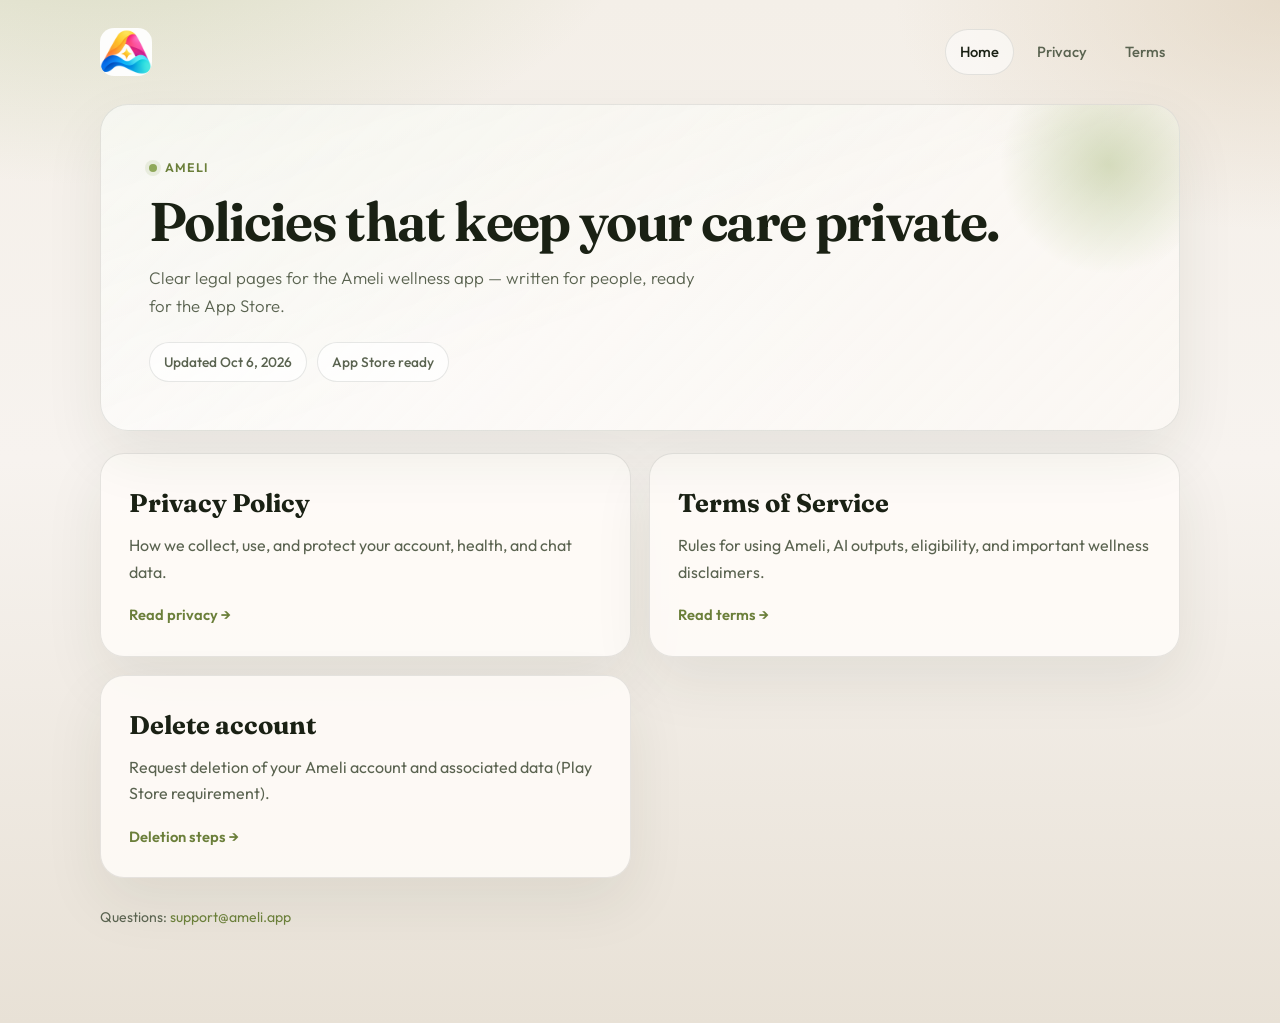
<file: index.html>
<!DOCTYPE html>
<html lang="en">
<head>
  <meta charset="utf-8" />
  <meta name="viewport" content="width=device-width, initial-scale=1" />
  <title>Ameli — Legal</title>
  <link rel="icon" href="./ameli-logo.png" type="image/png" />
  <link rel="stylesheet" href="./styles.css" />
</head>
<body>
  <div class="shell">
    <header class="topbar">
      <a class="brand" href="./index.html" aria-label="Ameli">
        <img class="brand-mark" src="./ameli-logo.png" alt="Ameli" width="52" height="48" />
      </a>
      <nav class="top-links">
        <a class="active" href="./index.html">Home</a>
        <a href="./privacy-policy.html">Privacy</a>
        <a href="./terms-of-service.html">Terms</a>
      </nav>
    </header>

    <section class="hero">
      <div class="eyebrow">Ameli</div>
      <h1>Policies that keep your care private.</h1>
      <p>Clear legal pages for the Ameli wellness app — written for people, ready for the App Store.</p>
      <div class="meta-row">
        <span class="chip">Updated Oct 6, 2026</span>
        <span class="chip">App Store ready</span>
      </div>
    </section>

    <div class="home-grid">
      <a class="card-link" href="./privacy-policy.html">
        <h2>Privacy Policy</h2>
        <p>How we collect, use, and protect your account, health, and chat data.</p>
        <span class="go">Read privacy →</span>
      </a>
      <a class="card-link" href="./terms-of-service.html">
        <h2>Terms of Service</h2>
        <p>Rules for using Ameli, AI outputs, eligibility, and important wellness disclaimers.</p>
        <span class="go">Read terms →</span>
      </a>
      <a class="card-link" href="./delete-account.html">
        <h2>Delete account</h2>
        <p>Request deletion of your Ameli account and associated data (Play Store requirement).</p>
        <span class="go">Deletion steps →</span>
      </a>
    </div>

    <p class="footer">Questions: <a href="mailto:support@ameli.app">support@ameli.app</a></p>
  </div>
</body>
</html>
</file>
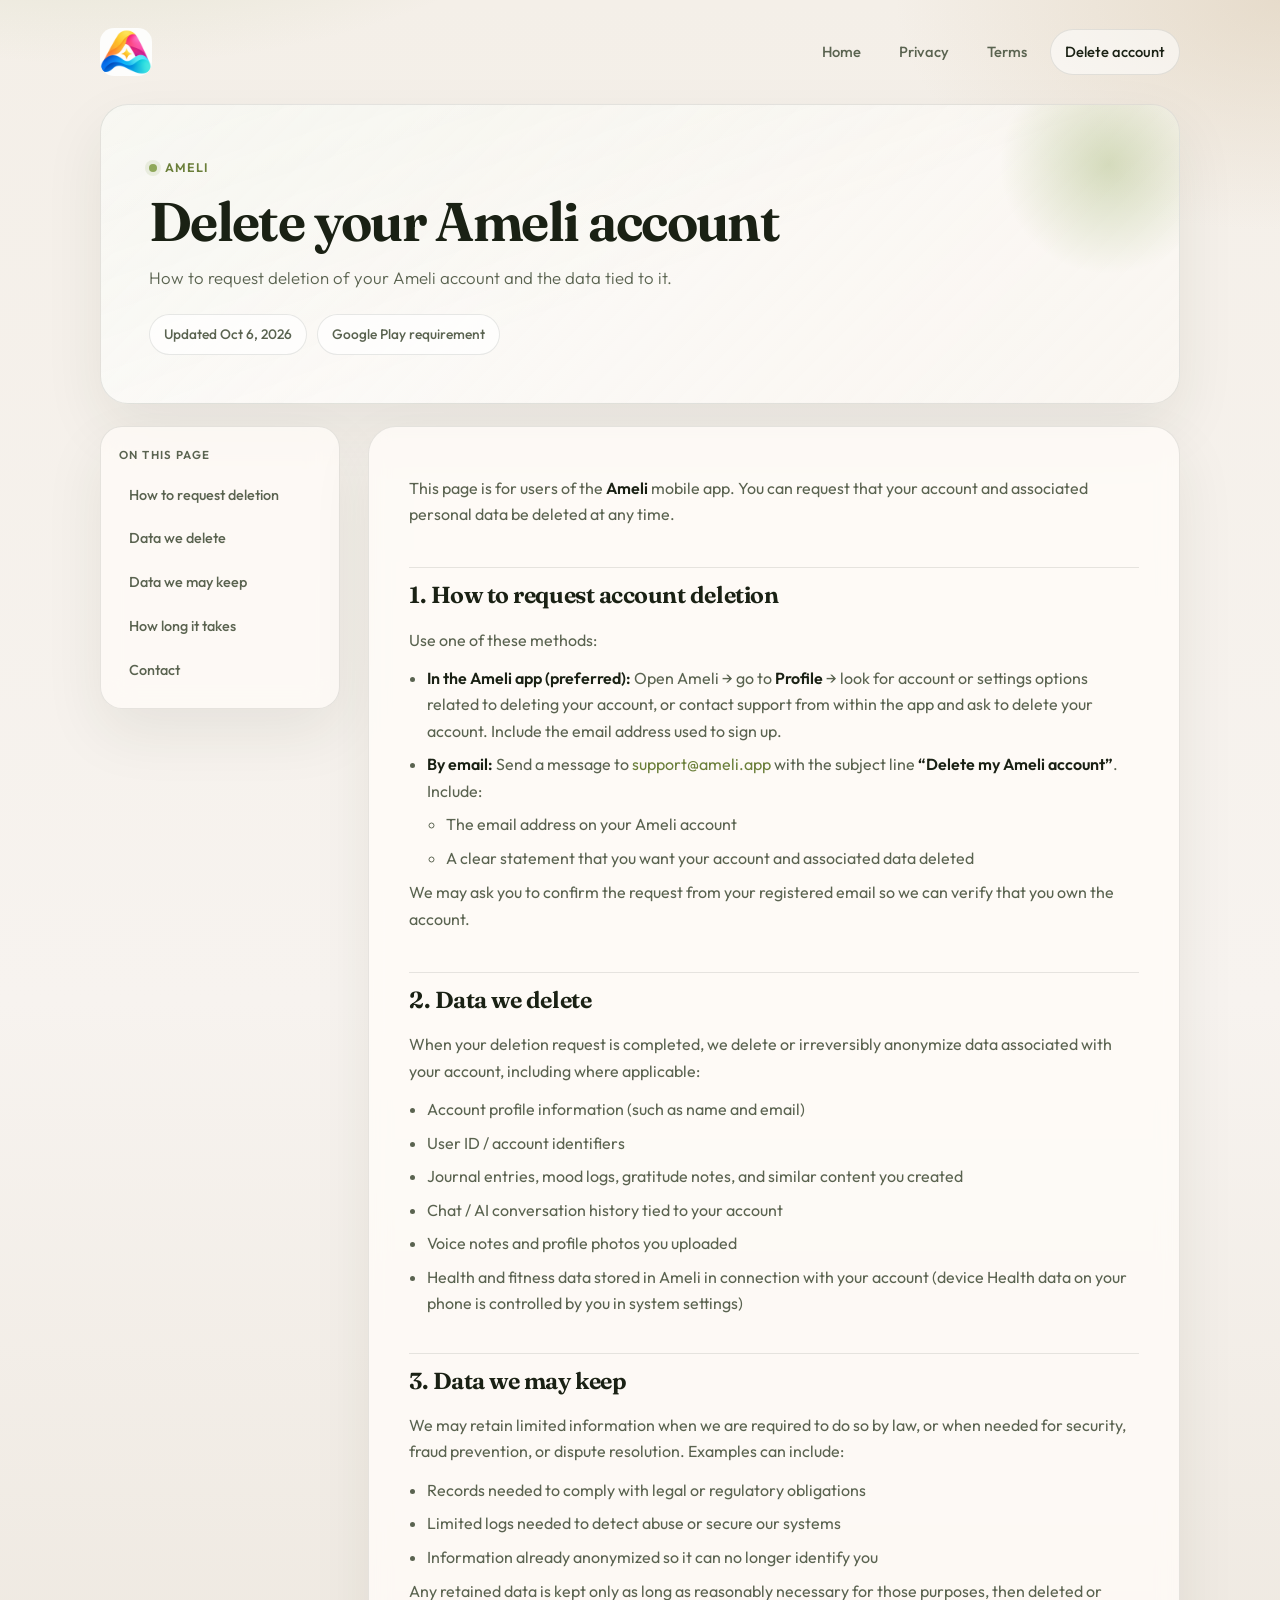
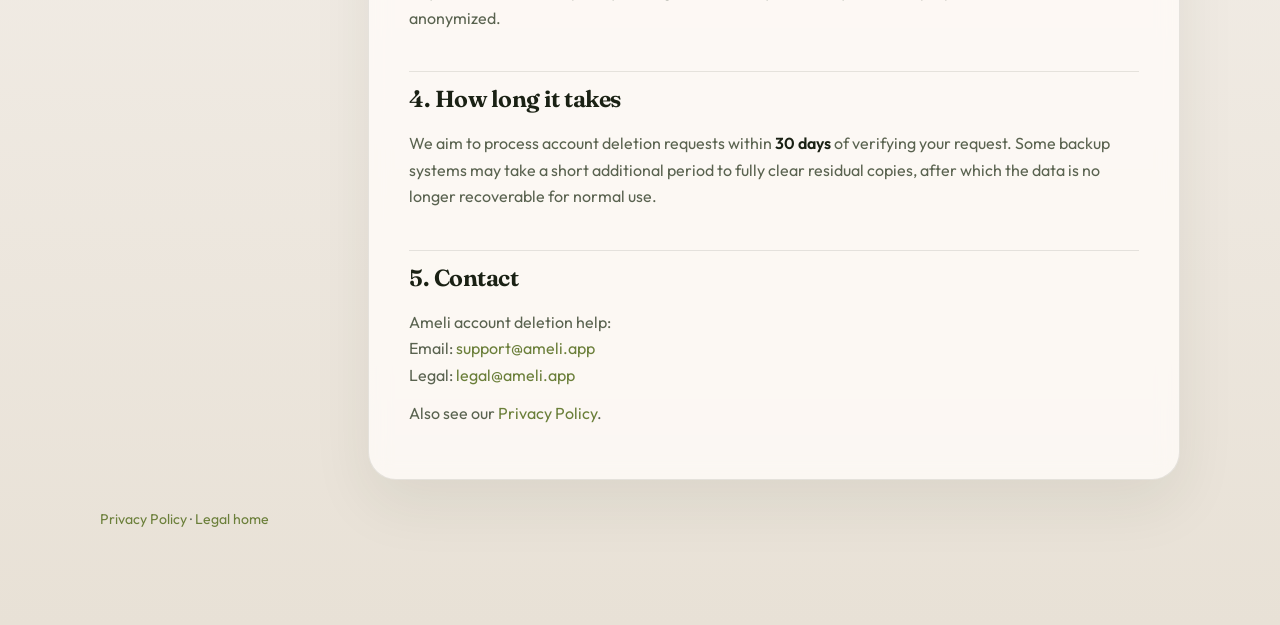
<file: delete-account.html>
<!DOCTYPE html>
<html lang="en">
<head>
  <meta charset="utf-8" />
  <meta name="viewport" content="width=device-width, initial-scale=1" />
  <title>Delete Account — Ameli</title>
  <link rel="icon" href="./ameli-logo.png" type="image/png" />
  <link rel="stylesheet" href="./styles.css" />
</head>
<body>
  <div class="shell">
    <header class="topbar">
      <a class="brand" href="./index.html" aria-label="Ameli">
        <img class="brand-mark" src="./ameli-logo.png" alt="Ameli" width="52" height="48" />
      </a>
      <nav class="top-links">
        <a href="./index.html">Home</a>
        <a href="./privacy-policy.html">Privacy</a>
        <a href="./terms-of-service.html">Terms</a>
        <a class="active" href="./delete-account.html">Delete account</a>
      </nav>
    </header>

    <section class="hero">
      <div class="eyebrow">Ameli</div>
      <h1>Delete your Ameli account</h1>
      <p>How to request deletion of your Ameli account and the data tied to it.</p>
      <div class="meta-row">
        <span class="chip">Updated Oct 6, 2026</span>
        <span class="chip">Google Play requirement</span>
      </div>
    </section>

    <div class="layout">
      <aside class="toc">
        <h2>On this page</h2>
        <ol>
          <li><a href="#steps">How to request deletion</a></li>
          <li><a href="#deleted">Data we delete</a></li>
          <li><a href="#kept">Data we may keep</a></li>
          <li><a href="#timing">How long it takes</a></li>
          <li><a href="#contact">Contact</a></li>
        </ol>
      </aside>

      <article class="content">
        <section id="intro">
          <p>This page is for users of the <strong>Ameli</strong> mobile app. You can request that your account and associated personal data be deleted at any time.</p>
        </section>

        <section id="steps">
          <h2>1. How to request account deletion</h2>
          <p>Use one of these methods:</p>
          <ul>
            <li><strong>In the Ameli app (preferred):</strong> Open Ameli → go to <strong>Profile</strong> → look for account or settings options related to deleting your account, or contact support from within the app and ask to delete your account. Include the email address used to sign up.</li>
            <li><strong>By email:</strong> Send a message to <a href="mailto:support@ameli.app">support@ameli.app</a> with the subject line <strong>“Delete my Ameli account”</strong>. Include:
              <ul>
                <li>The email address on your Ameli account</li>
                <li>A clear statement that you want your account and associated data deleted</li>
              </ul>
            </li>
          </ul>
          <p>We may ask you to confirm the request from your registered email so we can verify that you own the account.</p>
        </section>

        <section id="deleted">
          <h2>2. Data we delete</h2>
          <p>When your deletion request is completed, we delete or irreversibly anonymize data associated with your account, including where applicable:</p>
          <ul>
            <li>Account profile information (such as name and email)</li>
            <li>User ID / account identifiers</li>
            <li>Journal entries, mood logs, gratitude notes, and similar content you created</li>
            <li>Chat / AI conversation history tied to your account</li>
            <li>Voice notes and profile photos you uploaded</li>
            <li>Health and fitness data stored in Ameli in connection with your account (device Health data on your phone is controlled by you in system settings)</li>
          </ul>
        </section>

        <section id="kept">
          <h2>3. Data we may keep</h2>
          <p>We may retain limited information when we are required to do so by law, or when needed for security, fraud prevention, or dispute resolution. Examples can include:</p>
          <ul>
            <li>Records needed to comply with legal or regulatory obligations</li>
            <li>Limited logs needed to detect abuse or secure our systems</li>
            <li>Information already anonymized so it can no longer identify you</li>
          </ul>
          <p>Any retained data is kept only as long as reasonably necessary for those purposes, then deleted or anonymized.</p>
        </section>

        <section id="timing">
          <h2>4. How long it takes</h2>
          <p>We aim to process account deletion requests within <strong>30 days</strong> of verifying your request. Some backup systems may take a short additional period to fully clear residual copies, after which the data is no longer recoverable for normal use.</p>
        </section>

        <section id="contact">
          <h2>5. Contact</h2>
          <p>
            Ameli account deletion help:<br />
            Email: <a href="mailto:support@ameli.app">support@ameli.app</a><br />
            Legal: <a href="mailto:legal@ameli.app">legal@ameli.app</a>
          </p>
          <p>Also see our <a href="./privacy-policy.html">Privacy Policy</a>.</p>
        </section>
      </article>
    </div>

    <p class="footer"><a href="./privacy-policy.html">Privacy Policy</a> · <a href="./index.html">Legal home</a></p>
  </div>
</body>
</html>
</file>
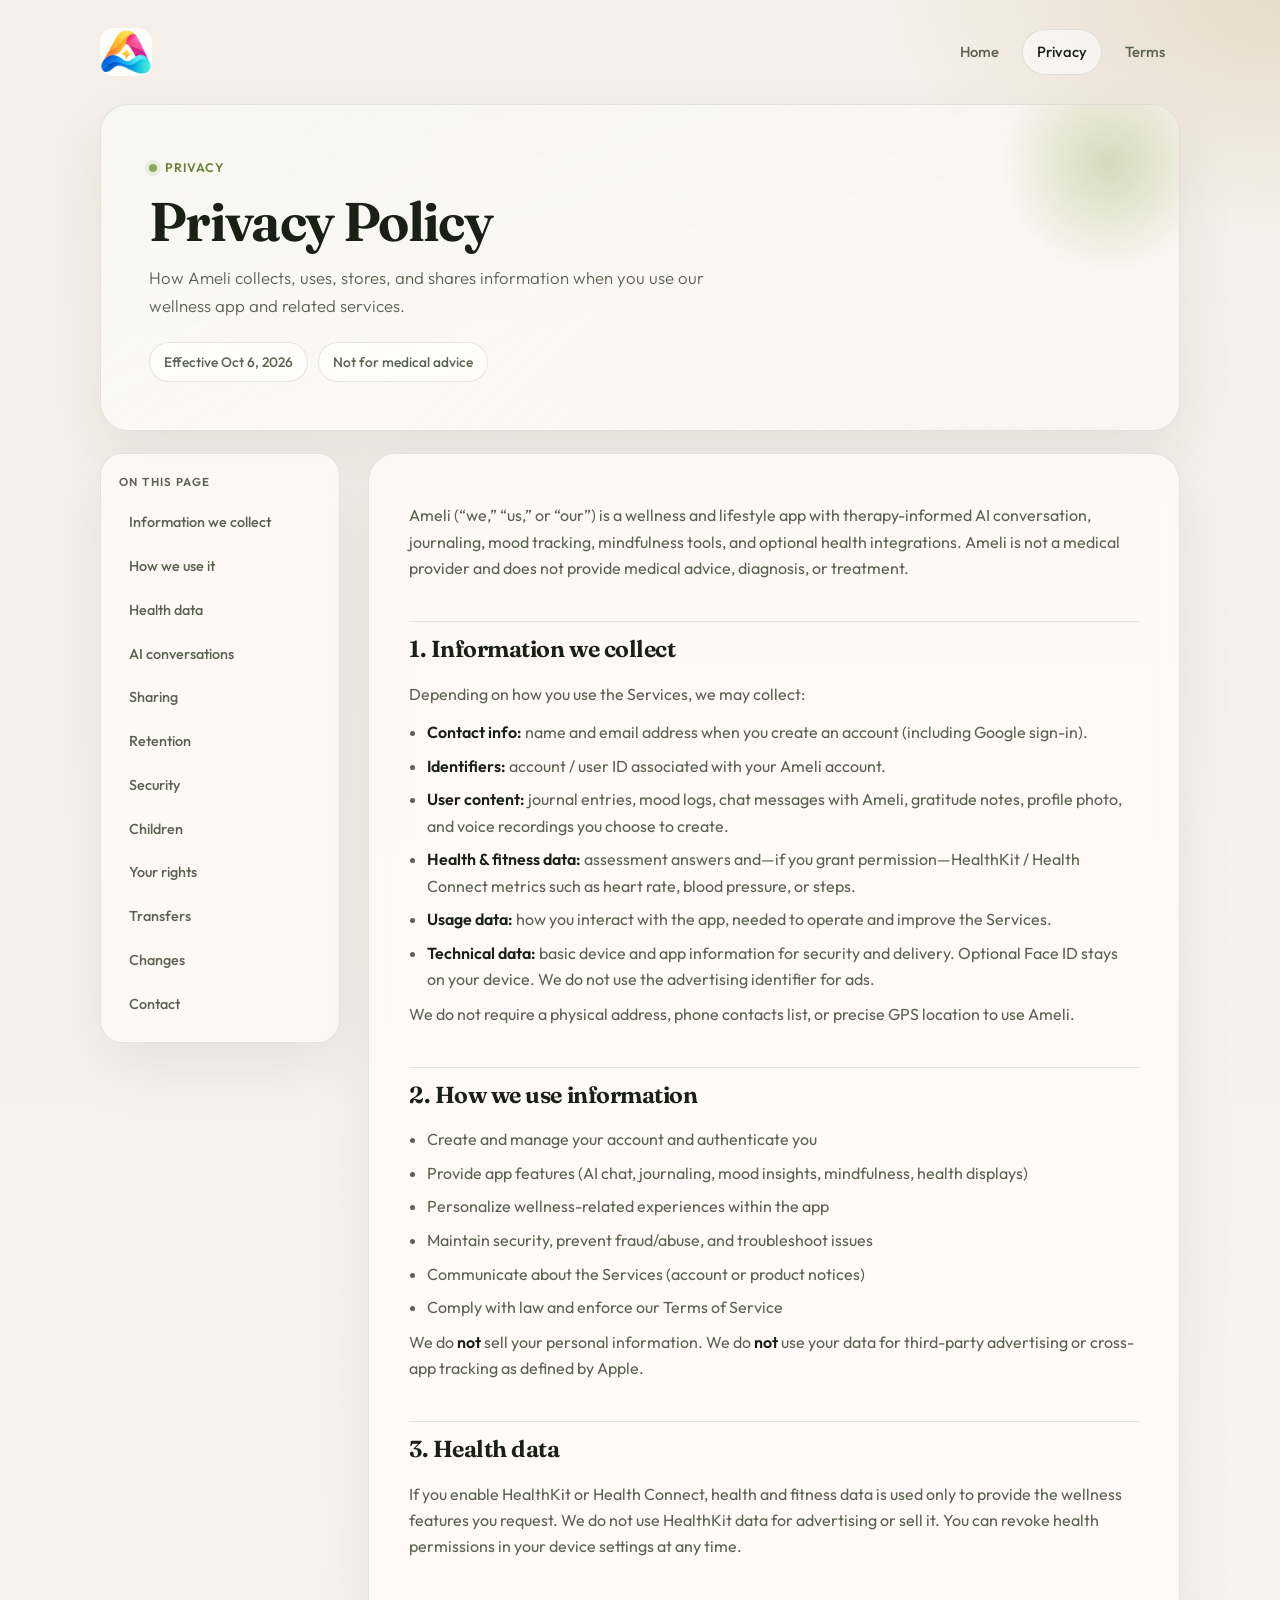
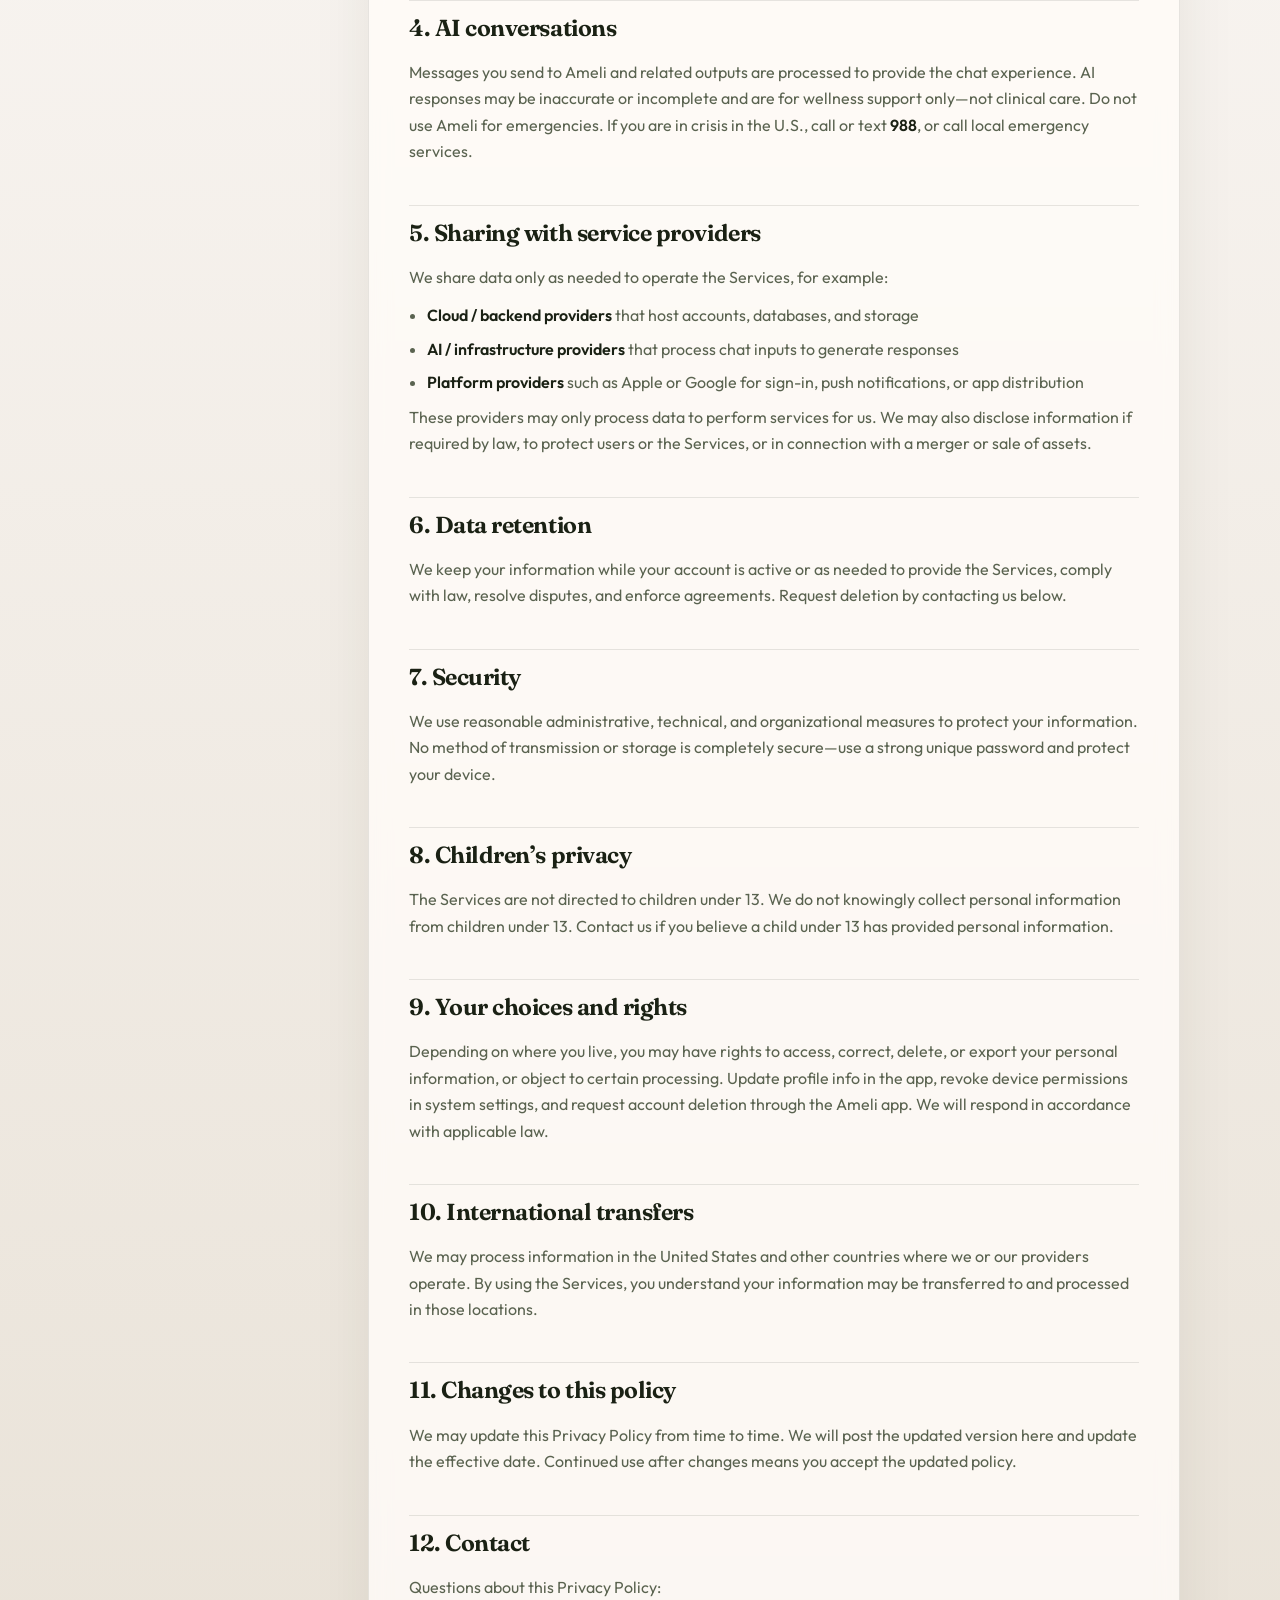
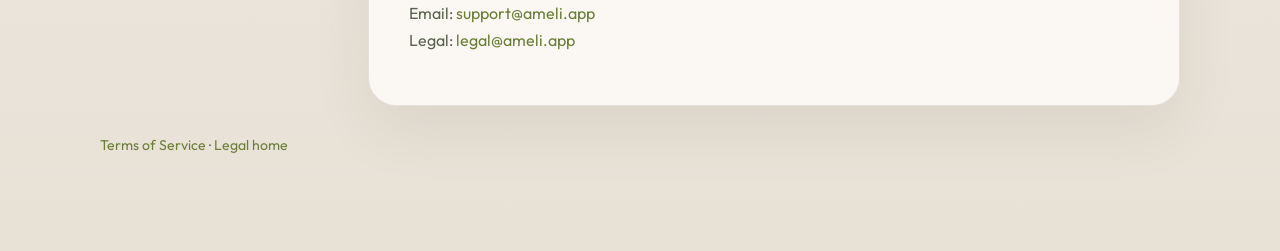
<file: privacy-policy.html>
<!DOCTYPE html>
<html lang="en">
<head>
  <meta charset="utf-8" />
  <meta name="viewport" content="width=device-width, initial-scale=1" />
  <title>Privacy Policy — Ameli</title>
  <link rel="icon" href="./ameli-logo.png" type="image/png" />
  <link rel="stylesheet" href="./styles.css" />
</head>
<body>
  <div class="shell">
    <header class="topbar">
      <a class="brand" href="./index.html" aria-label="Ameli">
        <img class="brand-mark" src="./ameli-logo.png" alt="Ameli" width="52" height="48" />
      </a>
      <nav class="top-links">
        <a href="./index.html">Home</a>
        <a class="active" href="./privacy-policy.html">Privacy</a>
        <a href="./terms-of-service.html">Terms</a>
      </nav>
    </header>

    <section class="hero">
      <div class="eyebrow">Privacy</div>
      <h1>Privacy Policy</h1>
      <p>How Ameli collects, uses, stores, and shares information when you use our wellness app and related services.</p>
      <div class="meta-row">
        <span class="chip">Effective Oct 6, 2026</span>
        <span class="chip">Not for medical advice</span>
      </div>
    </section>

    <div class="layout">
      <aside class="toc">
        <h2>On this page</h2>
        <ol>
          <li><a href="#collect">Information we collect</a></li>
          <li><a href="#use">How we use it</a></li>
          <li><a href="#health">Health data</a></li>
          <li><a href="#ai">AI conversations</a></li>
          <li><a href="#sharing">Sharing</a></li>
          <li><a href="#retention">Retention</a></li>
          <li><a href="#security">Security</a></li>
          <li><a href="#children">Children</a></li>
          <li><a href="#rights">Your rights</a></li>
          <li><a href="#transfers">Transfers</a></li>
          <li><a href="#changes">Changes</a></li>
          <li><a href="#contact">Contact</a></li>
        </ol>
      </aside>

      <article class="content">
        <section id="intro">
          <p>Ameli (“we,” “us,” or “our”) is a wellness and lifestyle app with therapy-informed AI conversation, journaling, mood tracking, mindfulness tools, and optional health integrations. Ameli is not a medical provider and does not provide medical advice, diagnosis, or treatment.</p>
        </section>

        <section id="collect">
          <h2>1. Information we collect</h2>
          <p>Depending on how you use the Services, we may collect:</p>
          <ul>
            <li><strong>Contact info:</strong> name and email address when you create an account (including Google sign-in).</li>
            <li><strong>Identifiers:</strong> account / user ID associated with your Ameli account.</li>
            <li><strong>User content:</strong> journal entries, mood logs, chat messages with Ameli, gratitude notes, profile photo, and voice recordings you choose to create.</li>
            <li><strong>Health &amp; fitness data:</strong> assessment answers and—if you grant permission—HealthKit / Health Connect metrics such as heart rate, blood pressure, or steps.</li>
            <li><strong>Usage data:</strong> how you interact with the app, needed to operate and improve the Services.</li>
            <li><strong>Technical data:</strong> basic device and app information for security and delivery. Optional Face ID stays on your device. We do not use the advertising identifier for ads.</li>
          </ul>
          <p>We do not require a physical address, phone contacts list, or precise GPS location to use Ameli.</p>
        </section>

        <section id="use">
          <h2>2. How we use information</h2>
          <ul>
            <li>Create and manage your account and authenticate you</li>
            <li>Provide app features (AI chat, journaling, mood insights, mindfulness, health displays)</li>
            <li>Personalize wellness-related experiences within the app</li>
            <li>Maintain security, prevent fraud/abuse, and troubleshoot issues</li>
            <li>Communicate about the Services (account or product notices)</li>
            <li>Comply with law and enforce our Terms of Service</li>
          </ul>
          <p>We do <strong>not</strong> sell your personal information. We do <strong>not</strong> use your data for third-party advertising or cross-app tracking as defined by Apple.</p>
        </section>

        <section id="health">
          <h2>3. Health data</h2>
          <p>If you enable HealthKit or Health Connect, health and fitness data is used only to provide the wellness features you request. We do not use HealthKit data for advertising or sell it. You can revoke health permissions in your device settings at any time.</p>
        </section>

        <section id="ai">
          <h2>4. AI conversations</h2>
          <p>Messages you send to Ameli and related outputs are processed to provide the chat experience. AI responses may be inaccurate or incomplete and are for wellness support only—not clinical care. Do not use Ameli for emergencies. If you are in crisis in the U.S., call or text <strong>988</strong>, or call local emergency services.</p>
        </section>

        <section id="sharing">
          <h2>5. Sharing with service providers</h2>
          <p>We share data only as needed to operate the Services, for example:</p>
          <ul>
            <li><strong>Cloud / backend providers</strong> that host accounts, databases, and storage</li>
            <li><strong>AI / infrastructure providers</strong> that process chat inputs to generate responses</li>
            <li><strong>Platform providers</strong> such as Apple or Google for sign-in, push notifications, or app distribution</li>
          </ul>
          <p>These providers may only process data to perform services for us. We may also disclose information if required by law, to protect users or the Services, or in connection with a merger or sale of assets.</p>
        </section>

        <section id="retention">
          <h2>6. Data retention</h2>
          <p>We keep your information while your account is active or as needed to provide the Services, comply with law, resolve disputes, and enforce agreements. Request deletion by contacting us below.</p>
        </section>

        <section id="security">
          <h2>7. Security</h2>
          <p>We use reasonable administrative, technical, and organizational measures to protect your information. No method of transmission or storage is completely secure—use a strong unique password and protect your device.</p>
        </section>

        <section id="children">
          <h2>8. Children’s privacy</h2>
          <p>The Services are not directed to children under 13. We do not knowingly collect personal information from children under 13. Contact us if you believe a child under 13 has provided personal information.</p>
        </section>

        <section id="rights">
          <h2>9. Your choices and rights</h2>
          <p>Depending on where you live, you may have rights to access, correct, delete, or export your personal information, or object to certain processing. Update profile info in the app, revoke device permissions in system settings, and request account deletion through the Ameli app. We will respond in accordance with applicable law.</p>
        </section>

        <section id="transfers">
          <h2>10. International transfers</h2>
          <p>We may process information in the United States and other countries where we or our providers operate. By using the Services, you understand your information may be transferred to and processed in those locations.</p>
        </section>

        <section id="changes">
          <h2>11. Changes to this policy</h2>
          <p>We may update this Privacy Policy from time to time. We will post the updated version here and update the effective date. Continued use after changes means you accept the updated policy.</p>
        </section>

        <section id="contact">
          <h2>12. Contact</h2>
          <p>
            Questions about this Privacy Policy:<br />
            Email: <a href="mailto:support@ameli.app">support@ameli.app</a><br />
            Legal: <a href="mailto:legal@ameli.app">legal@ameli.app</a>
          </p>
        </section>
      </article>
    </div>

    <p class="footer"><a href="./terms-of-service.html">Terms of Service</a> · <a href="./index.html">Legal home</a></p>
  </div>
</body>
</html>
</file>
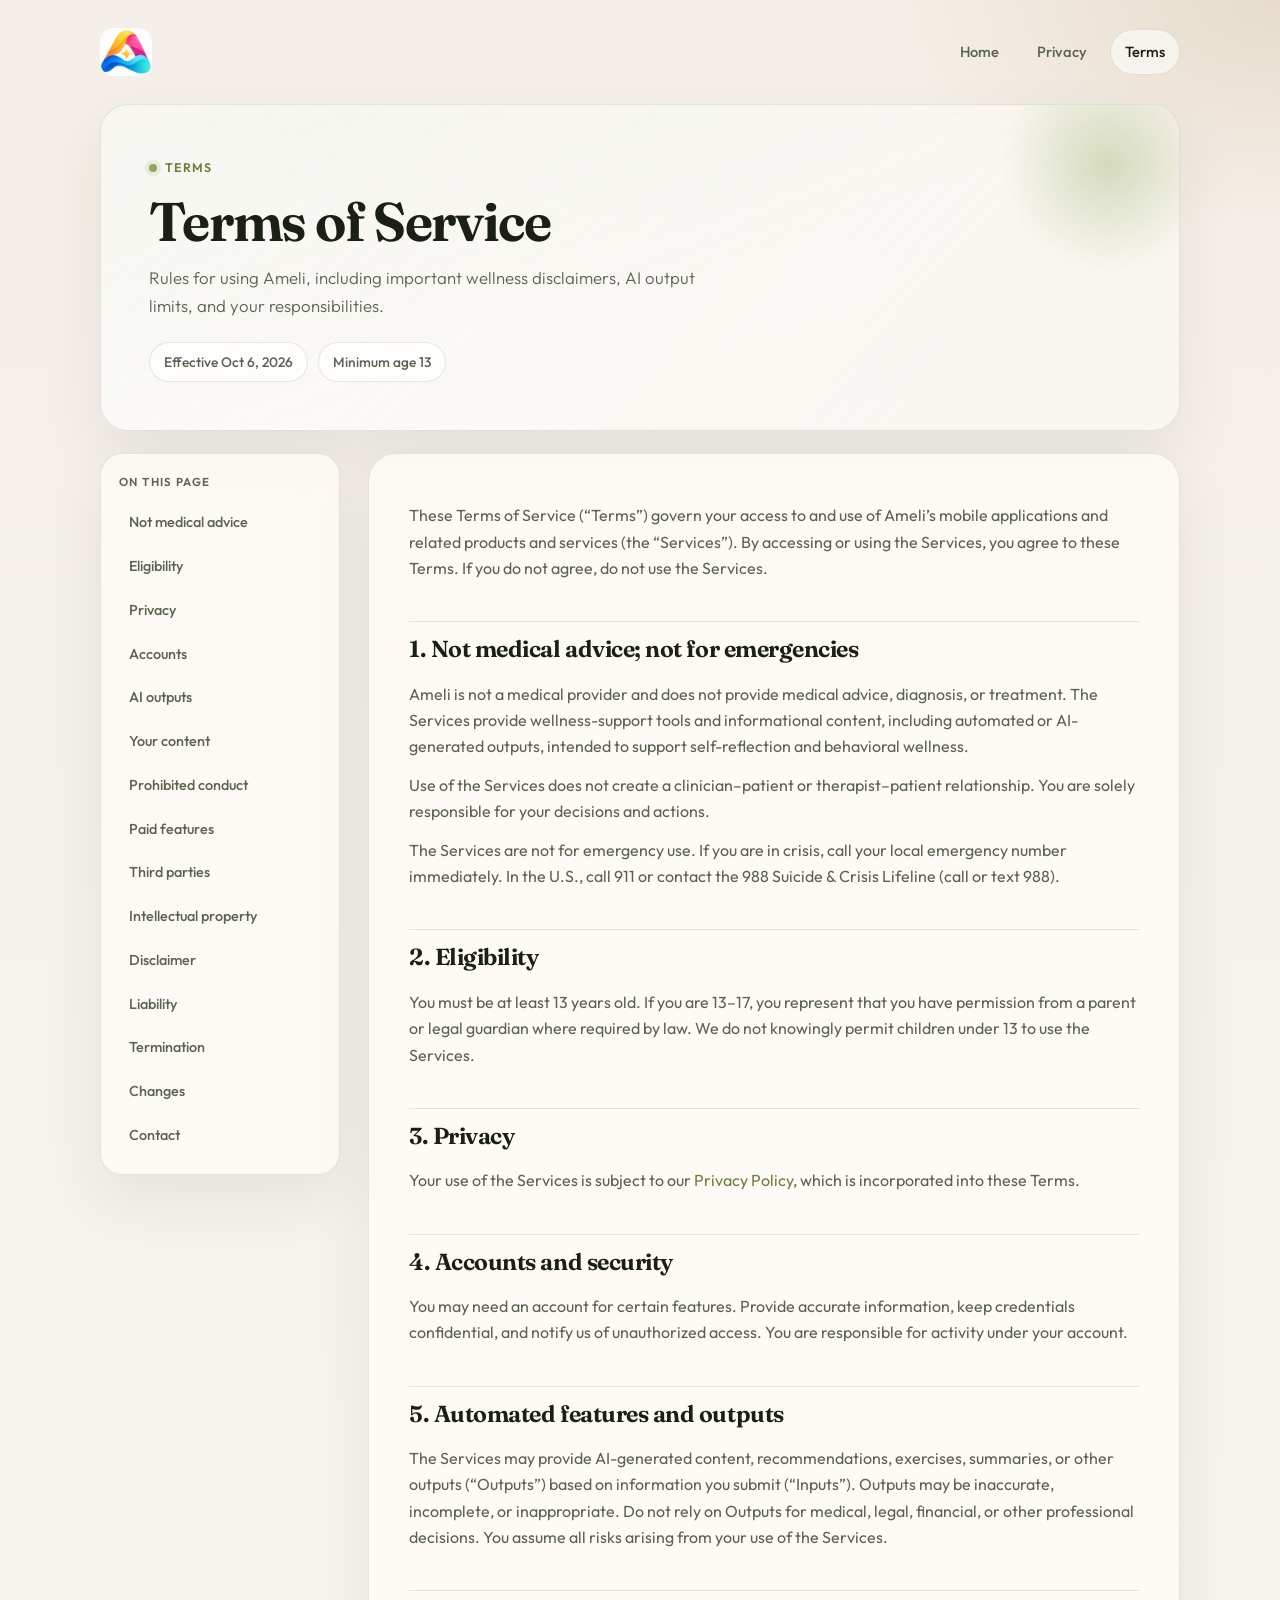
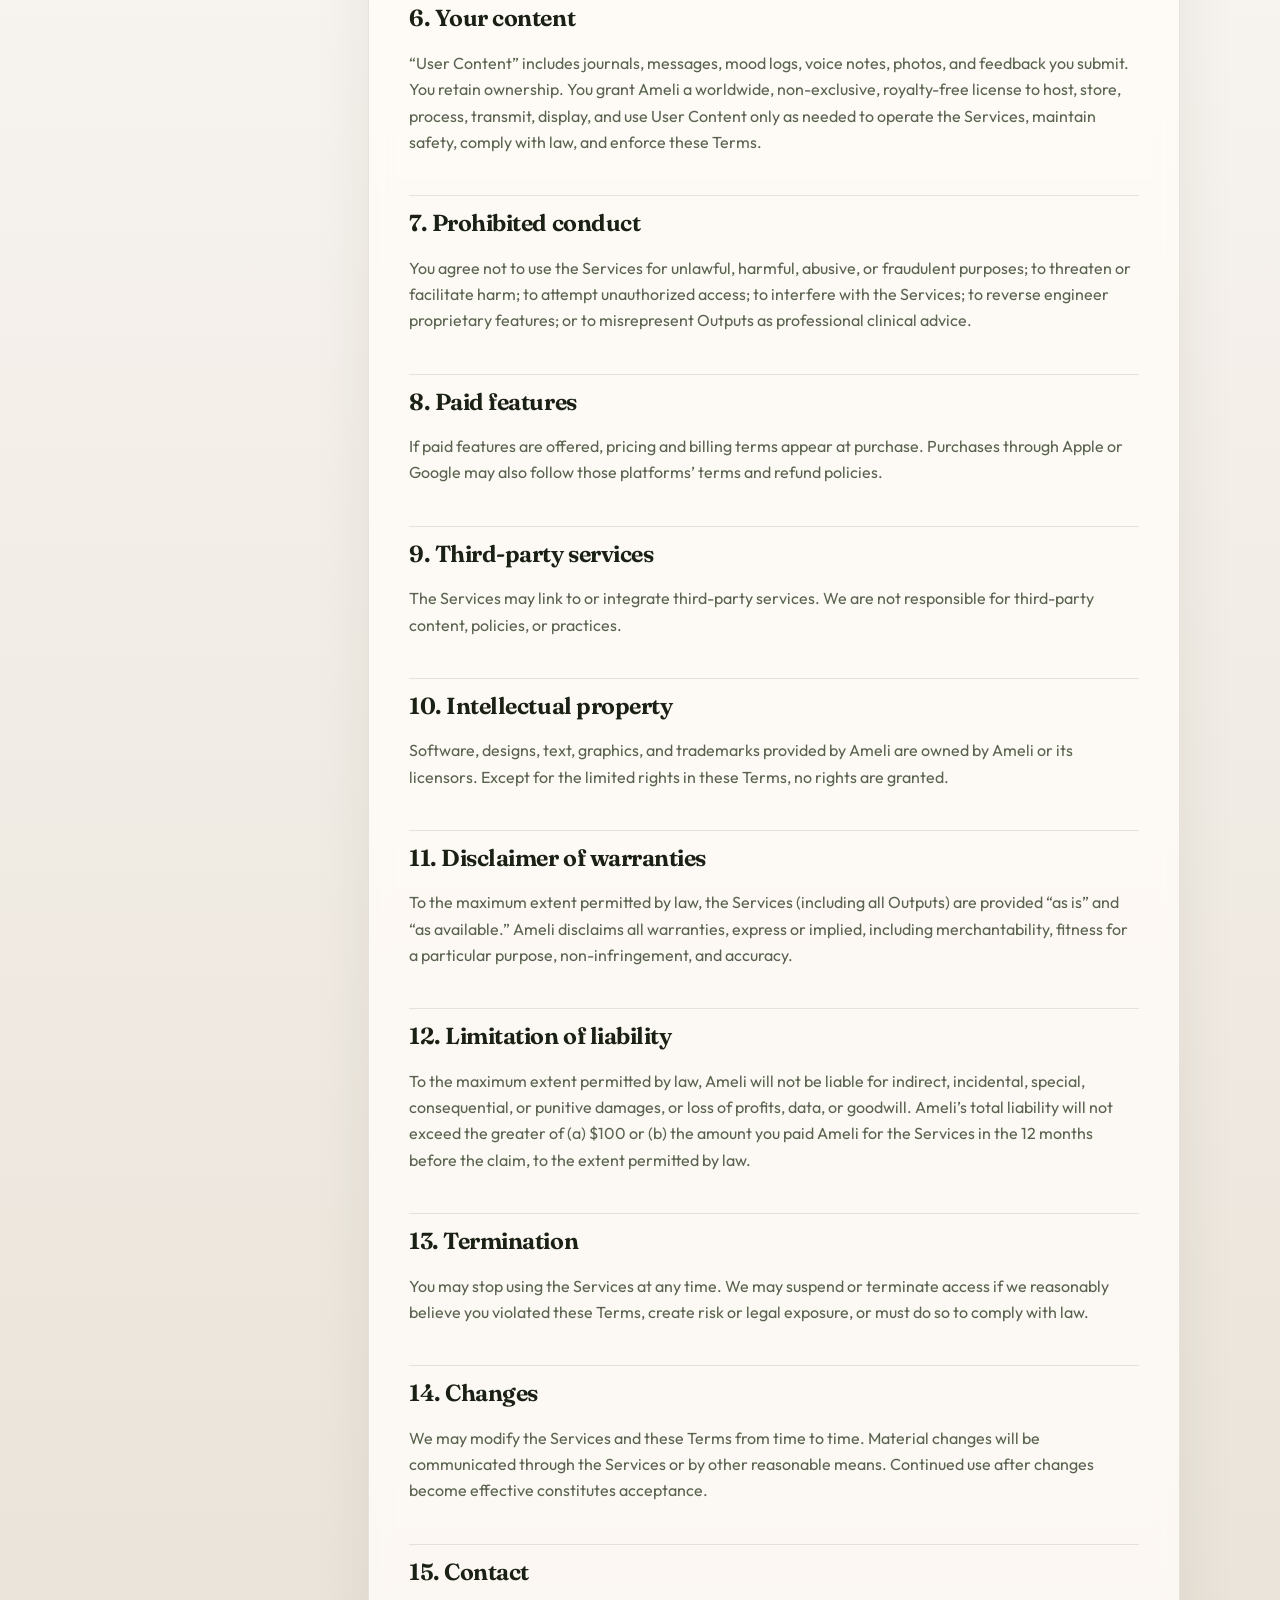
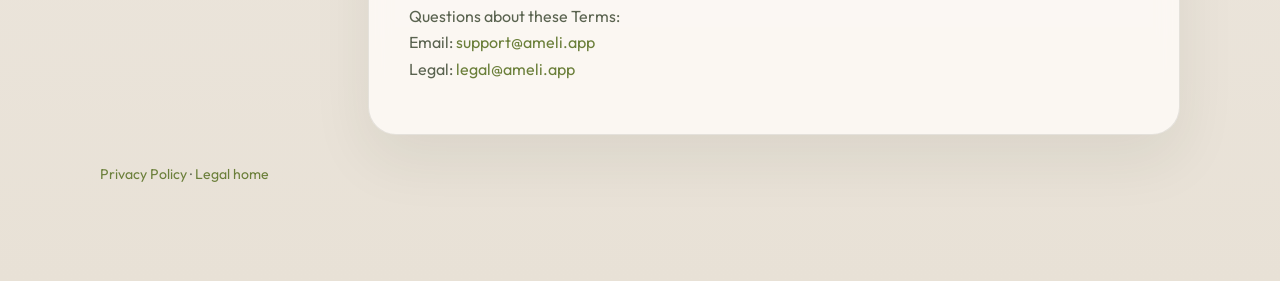
<file: terms-of-service.html>
<!DOCTYPE html>
<html lang="en">
<head>
  <meta charset="utf-8" />
  <meta name="viewport" content="width=device-width, initial-scale=1" />
  <title>Terms of Service — Ameli</title>
  <link rel="icon" href="./ameli-logo.png" type="image/png" />
  <link rel="stylesheet" href="./styles.css" />
</head>
<body>
  <div class="shell">
    <header class="topbar">
      <a class="brand" href="./index.html" aria-label="Ameli">
        <img class="brand-mark" src="./ameli-logo.png" alt="Ameli" width="52" height="48" />
      </a>
      <nav class="top-links">
        <a href="./index.html">Home</a>
        <a href="./privacy-policy.html">Privacy</a>
        <a class="active" href="./terms-of-service.html">Terms</a>
      </nav>
    </header>

    <section class="hero">
      <div class="eyebrow">Terms</div>
      <h1>Terms of Service</h1>
      <p>Rules for using Ameli, including important wellness disclaimers, AI output limits, and your responsibilities.</p>
      <div class="meta-row">
        <span class="chip">Effective Oct 6, 2026</span>
        <span class="chip">Minimum age 13</span>
      </div>
    </section>

    <div class="layout">
      <aside class="toc">
        <h2>On this page</h2>
        <ol>
          <li><a href="#medical">Not medical advice</a></li>
          <li><a href="#eligibility">Eligibility</a></li>
          <li><a href="#privacy">Privacy</a></li>
          <li><a href="#accounts">Accounts</a></li>
          <li><a href="#ai">AI outputs</a></li>
          <li><a href="#content">Your content</a></li>
          <li><a href="#conduct">Prohibited conduct</a></li>
          <li><a href="#paid">Paid features</a></li>
          <li><a href="#third">Third parties</a></li>
          <li><a href="#ip">Intellectual property</a></li>
          <li><a href="#disclaimer">Disclaimer</a></li>
          <li><a href="#liability">Liability</a></li>
          <li><a href="#termination">Termination</a></li>
          <li><a href="#changes">Changes</a></li>
          <li><a href="#contact">Contact</a></li>
        </ol>
      </aside>

      <article class="content">
        <section id="intro">
          <p>These Terms of Service (“Terms”) govern your access to and use of Ameli’s mobile applications and related products and services (the “Services”). By accessing or using the Services, you agree to these Terms. If you do not agree, do not use the Services.</p>
        </section>

        <section id="medical">
          <h2>1. Not medical advice; not for emergencies</h2>
          <p>Ameli is not a medical provider and does not provide medical advice, diagnosis, or treatment. The Services provide wellness-support tools and informational content, including automated or AI-generated outputs, intended to support self-reflection and behavioral wellness.</p>
          <p>Use of the Services does not create a clinician–patient or therapist–patient relationship. You are solely responsible for your decisions and actions.</p>
          <p>The Services are not for emergency use. If you are in crisis, call your local emergency number immediately. In the U.S., call 911 or contact the 988 Suicide &amp; Crisis Lifeline (call or text 988).</p>
        </section>

        <section id="eligibility">
          <h2>2. Eligibility</h2>
          <p>You must be at least 13 years old. If you are 13–17, you represent that you have permission from a parent or legal guardian where required by law. We do not knowingly permit children under 13 to use the Services.</p>
        </section>

        <section id="privacy">
          <h2>3. Privacy</h2>
          <p>Your use of the Services is subject to our <a href="./privacy-policy.html">Privacy Policy</a>, which is incorporated into these Terms.</p>
        </section>

        <section id="accounts">
          <h2>4. Accounts and security</h2>
          <p>You may need an account for certain features. Provide accurate information, keep credentials confidential, and notify us of unauthorized access. You are responsible for activity under your account.</p>
        </section>

        <section id="ai">
          <h2>5. Automated features and outputs</h2>
          <p>The Services may provide AI-generated content, recommendations, exercises, summaries, or other outputs (“Outputs”) based on information you submit (“Inputs”). Outputs may be inaccurate, incomplete, or inappropriate. Do not rely on Outputs for medical, legal, financial, or other professional decisions. You assume all risks arising from your use of the Services.</p>
        </section>

        <section id="content">
          <h2>6. Your content</h2>
          <p>“User Content” includes journals, messages, mood logs, voice notes, photos, and feedback you submit. You retain ownership. You grant Ameli a worldwide, non-exclusive, royalty-free license to host, store, process, transmit, display, and use User Content only as needed to operate the Services, maintain safety, comply with law, and enforce these Terms.</p>
        </section>

        <section id="conduct">
          <h2>7. Prohibited conduct</h2>
          <p>You agree not to use the Services for unlawful, harmful, abusive, or fraudulent purposes; to threaten or facilitate harm; to attempt unauthorized access; to interfere with the Services; to reverse engineer proprietary features; or to misrepresent Outputs as professional clinical advice.</p>
        </section>

        <section id="paid">
          <h2>8. Paid features</h2>
          <p>If paid features are offered, pricing and billing terms appear at purchase. Purchases through Apple or Google may also follow those platforms’ terms and refund policies.</p>
        </section>

        <section id="third">
          <h2>9. Third-party services</h2>
          <p>The Services may link to or integrate third-party services. We are not responsible for third-party content, policies, or practices.</p>
        </section>

        <section id="ip">
          <h2>10. Intellectual property</h2>
          <p>Software, designs, text, graphics, and trademarks provided by Ameli are owned by Ameli or its licensors. Except for the limited rights in these Terms, no rights are granted.</p>
        </section>

        <section id="disclaimer">
          <h2>11. Disclaimer of warranties</h2>
          <p>To the maximum extent permitted by law, the Services (including all Outputs) are provided “as is” and “as available.” Ameli disclaims all warranties, express or implied, including merchantability, fitness for a particular purpose, non-infringement, and accuracy.</p>
        </section>

        <section id="liability">
          <h2>12. Limitation of liability</h2>
          <p>To the maximum extent permitted by law, Ameli will not be liable for indirect, incidental, special, consequential, or punitive damages, or loss of profits, data, or goodwill. Ameli’s total liability will not exceed the greater of (a) $100 or (b) the amount you paid Ameli for the Services in the 12 months before the claim, to the extent permitted by law.</p>
        </section>

        <section id="termination">
          <h2>13. Termination</h2>
          <p>You may stop using the Services at any time. We may suspend or terminate access if we reasonably believe you violated these Terms, create risk or legal exposure, or must do so to comply with law.</p>
        </section>

        <section id="changes">
          <h2>14. Changes</h2>
          <p>We may modify the Services and these Terms from time to time. Material changes will be communicated through the Services or by other reasonable means. Continued use after changes become effective constitutes acceptance.</p>
        </section>

        <section id="contact">
          <h2>15. Contact</h2>
          <p>
            Questions about these Terms:<br />
            Email: <a href="mailto:support@ameli.app">support@ameli.app</a><br />
            Legal: <a href="mailto:legal@ameli.app">legal@ameli.app</a>
          </p>
        </section>
      </article>
    </div>

    <p class="footer"><a href="./privacy-policy.html">Privacy Policy</a> · <a href="./index.html">Legal home</a></p>
  </div>
</body>
</html>
</file>
<file: styles.css>
@import url('https://fonts.googleapis.com/css2?family=Fraunces:opsz,wght@9..144,500;9..144,650&family=Outfit:wght@300;400;500;600&display=swap');

:root {
  --bg: #F4EFE8;
  --bg-deep: #E8E1D6;
  --surface: rgba(255, 252, 248, 0.78);
  --ink: #1A2114;
  --muted: #5A6350;
  --line: rgba(26, 33, 20, 0.1);
  --sage: #8FA85A;
  --sage-deep: #6B7F3A;
  --sage-soft: rgba(143, 168, 90, 0.14);
  --shadow: 0 24px 60px rgba(40, 48, 28, 0.08);
  --radius: 22px;
  --sidebar: 240px;
}

* { box-sizing: border-box; }
html { scroll-behavior: smooth; }
body {
  margin: 0;
  min-height: 100vh;
  font-family: "Outfit", system-ui, sans-serif;
  color: var(--ink);
  background:
    radial-gradient(900px 480px at 8% -10%, rgba(143, 168, 90, 0.28), transparent 60%),
    radial-gradient(700px 420px at 100% 0%, rgba(214, 196, 168, 0.45), transparent 55%),
    linear-gradient(180deg, var(--bg) 0%, #F7F3EF 45%, var(--bg-deep) 100%);
  line-height: 1.65;
}

a { color: var(--sage-deep); text-decoration: none; }
a:hover { text-decoration: underline; }

.shell {
  max-width: 1120px;
  margin: 0 auto;
  padding: 28px 20px 80px;
}

.topbar {
  display: flex;
  align-items: center;
  justify-content: space-between;
  gap: 16px;
  margin-bottom: 28px;
}

.brand {
  display: inline-flex;
  align-items: center;
  color: inherit;
  text-decoration: none;
}

.brand-mark {
  width: 52px;
  height: 48px;
  border-radius: 14px;
  object-fit: contain;
  display: block;
  background: transparent;
}

.top-links {
  display: flex;
  gap: 8px;
  flex-wrap: wrap;
}

.top-links a {
  text-decoration: none;
  color: var(--muted);
  font-size: 0.92rem;
  font-weight: 500;
  padding: 10px 14px;
  border-radius: 999px;
  border: 1px solid transparent;
  transition: 0.2s ease;
}

.top-links a:hover,
.top-links a.active {
  color: var(--ink);
  background: rgba(255, 255, 255, 0.55);
  border-color: var(--line);
  text-decoration: none;
}

.layout {
  display: grid;
  grid-template-columns: var(--sidebar) minmax(0, 1fr);
  gap: 28px;
  align-items: start;
}

.toc {
  position: sticky;
  top: 24px;
  padding: 18px;
  border-radius: var(--radius);
  background: var(--surface);
  border: 1px solid var(--line);
  backdrop-filter: blur(14px);
  box-shadow: var(--shadow);
}

.toc h2 {
  margin: 0 0 12px;
  font-size: 0.72rem;
  letter-spacing: 0.12em;
  text-transform: uppercase;
  color: var(--muted);
  font-weight: 600;
  font-family: "Outfit", sans-serif;
}

.toc ol {
  list-style: none;
  margin: 0;
  padding: 0;
  display: grid;
  gap: 4px;
}

.toc a {
  display: block;
  text-decoration: none;
  color: var(--muted);
  font-size: 0.9rem;
  font-weight: 500;
  padding: 8px 10px;
  border-radius: 10px;
  transition: 0.18s ease;
}

.toc a:hover {
  color: var(--ink);
  background: var(--sage-soft);
  text-decoration: none;
}

.hero {
  position: relative;
  overflow: hidden;
  border-radius: 28px;
  padding: clamp(28px, 5vw, 48px);
  margin-bottom: 22px;
  background:
    linear-gradient(135deg, rgba(255, 255, 255, 0.72), rgba(255, 252, 248, 0.5)),
    linear-gradient(160deg, rgba(143, 168, 90, 0.18), transparent 55%);
  border: 1px solid var(--line);
  box-shadow: var(--shadow);
}

.hero::after {
  content: "";
  position: absolute;
  width: 220px;
  height: 220px;
  right: -40px;
  top: -50px;
  border-radius: 50%;
  background: radial-gradient(circle, rgba(143, 168, 90, 0.35), transparent 70%);
  pointer-events: none;
}

.eyebrow {
  display: inline-flex;
  align-items: center;
  gap: 8px;
  font-size: 0.78rem;
  font-weight: 600;
  letter-spacing: 0.08em;
  text-transform: uppercase;
  color: var(--sage-deep);
  margin-bottom: 14px;
}

.eyebrow::before {
  content: "";
  width: 8px;
  height: 8px;
  border-radius: 50%;
  background: var(--sage);
  box-shadow: 0 0 0 4px var(--sage-soft);
}

.hero h1 {
  position: relative;
  z-index: 1;
  margin: 0 0 12px;
  font-family: "Fraunces", Georgia, serif;
  font-size: clamp(2.2rem, 5vw, 3.4rem);
  font-weight: 650;
  letter-spacing: -0.03em;
  line-height: 1.1;
}

.hero p {
  position: relative;
  z-index: 1;
  margin: 0;
  max-width: 52ch;
  color: var(--muted);
  font-size: 1.05rem;
  font-weight: 300;
}

.meta-row {
  position: relative;
  z-index: 1;
  display: flex;
  flex-wrap: wrap;
  gap: 10px;
  margin-top: 22px;
}

.chip {
  display: inline-flex;
  align-items: center;
  gap: 8px;
  padding: 8px 14px;
  border-radius: 999px;
  background: rgba(255, 255, 255, 0.7);
  border: 1px solid var(--line);
  color: var(--muted);
  font-size: 0.86rem;
  font-weight: 500;
}

.content {
  border-radius: 28px;
  padding: clamp(22px, 4vw, 40px);
  background: rgba(255, 252, 248, 0.82);
  border: 1px solid var(--line);
  backdrop-filter: blur(10px);
  box-shadow: var(--shadow);
}

.content section {
  padding: 8px 0 28px;
  border-bottom: 1px solid var(--line);
  scroll-margin-top: 28px;
}

.content section:last-child {
  border-bottom: 0;
  padding-bottom: 0;
}

.content h2 {
  margin: 0 0 12px;
  font-family: "Fraunces", Georgia, serif;
  font-size: 1.45rem;
  font-weight: 650;
  letter-spacing: -0.02em;
}

.content p,
.content li {
  color: var(--muted);
  font-size: 1rem;
}

.content p { margin: 0 0 12px; }
.content ul {
  margin: 0 0 8px;
  padding-left: 1.15rem;
}
.content li { margin: 0.45rem 0; }
.content strong { color: var(--ink); font-weight: 600; }

.home-grid {
  display: grid;
  grid-template-columns: repeat(2, minmax(0, 1fr));
  gap: 18px;
  margin-top: 8px;
}

.card-link {
  display: block;
  text-decoration: none;
  color: inherit;
  padding: 28px;
  border-radius: 24px;
  background: rgba(255, 252, 248, 0.85);
  border: 1px solid var(--line);
  box-shadow: var(--shadow);
  transition: transform 0.2s ease, border-color 0.2s ease;
}

.card-link:hover {
  transform: translateY(-3px);
  border-color: rgba(143, 168, 90, 0.45);
  text-decoration: none;
}

.card-link h2 {
  margin: 0 0 8px;
  font-family: "Fraunces", Georgia, serif;
  font-size: 1.6rem;
}

.card-link p {
  margin: 0;
  color: var(--muted);
}

.card-link .go {
  display: inline-block;
  margin-top: 18px;
  color: var(--sage-deep);
  font-weight: 600;
  font-size: 0.92rem;
}

.footer {
  margin-top: 28px;
  color: var(--muted);
  font-size: 0.88rem;
}

@media (max-width: 860px) {
  .layout { grid-template-columns: 1fr; }
  .toc { position: relative; top: 0; }
  .toc ol {
    display: flex;
    gap: 6px;
    overflow-x: auto;
    padding-bottom: 4px;
  }
  .toc a { white-space: nowrap; }
  .home-grid { grid-template-columns: 1fr; }
}
</file>
